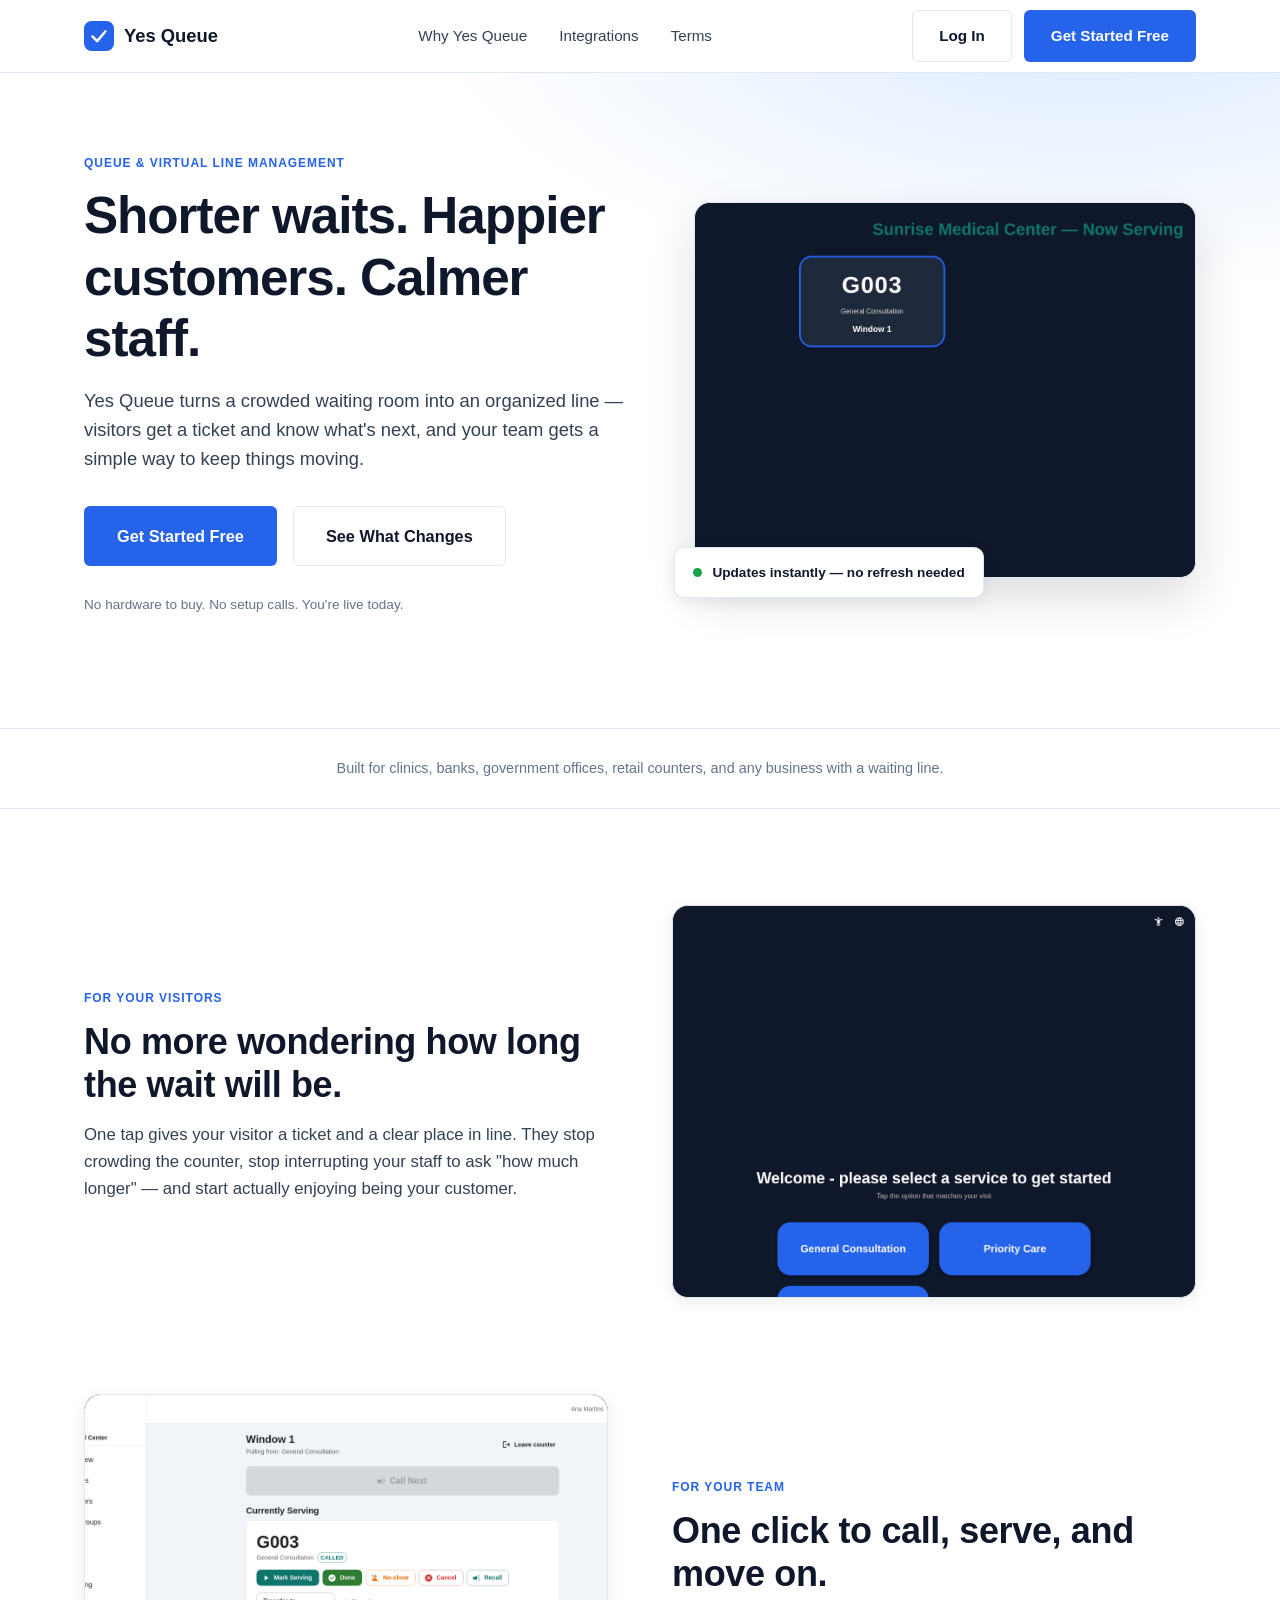
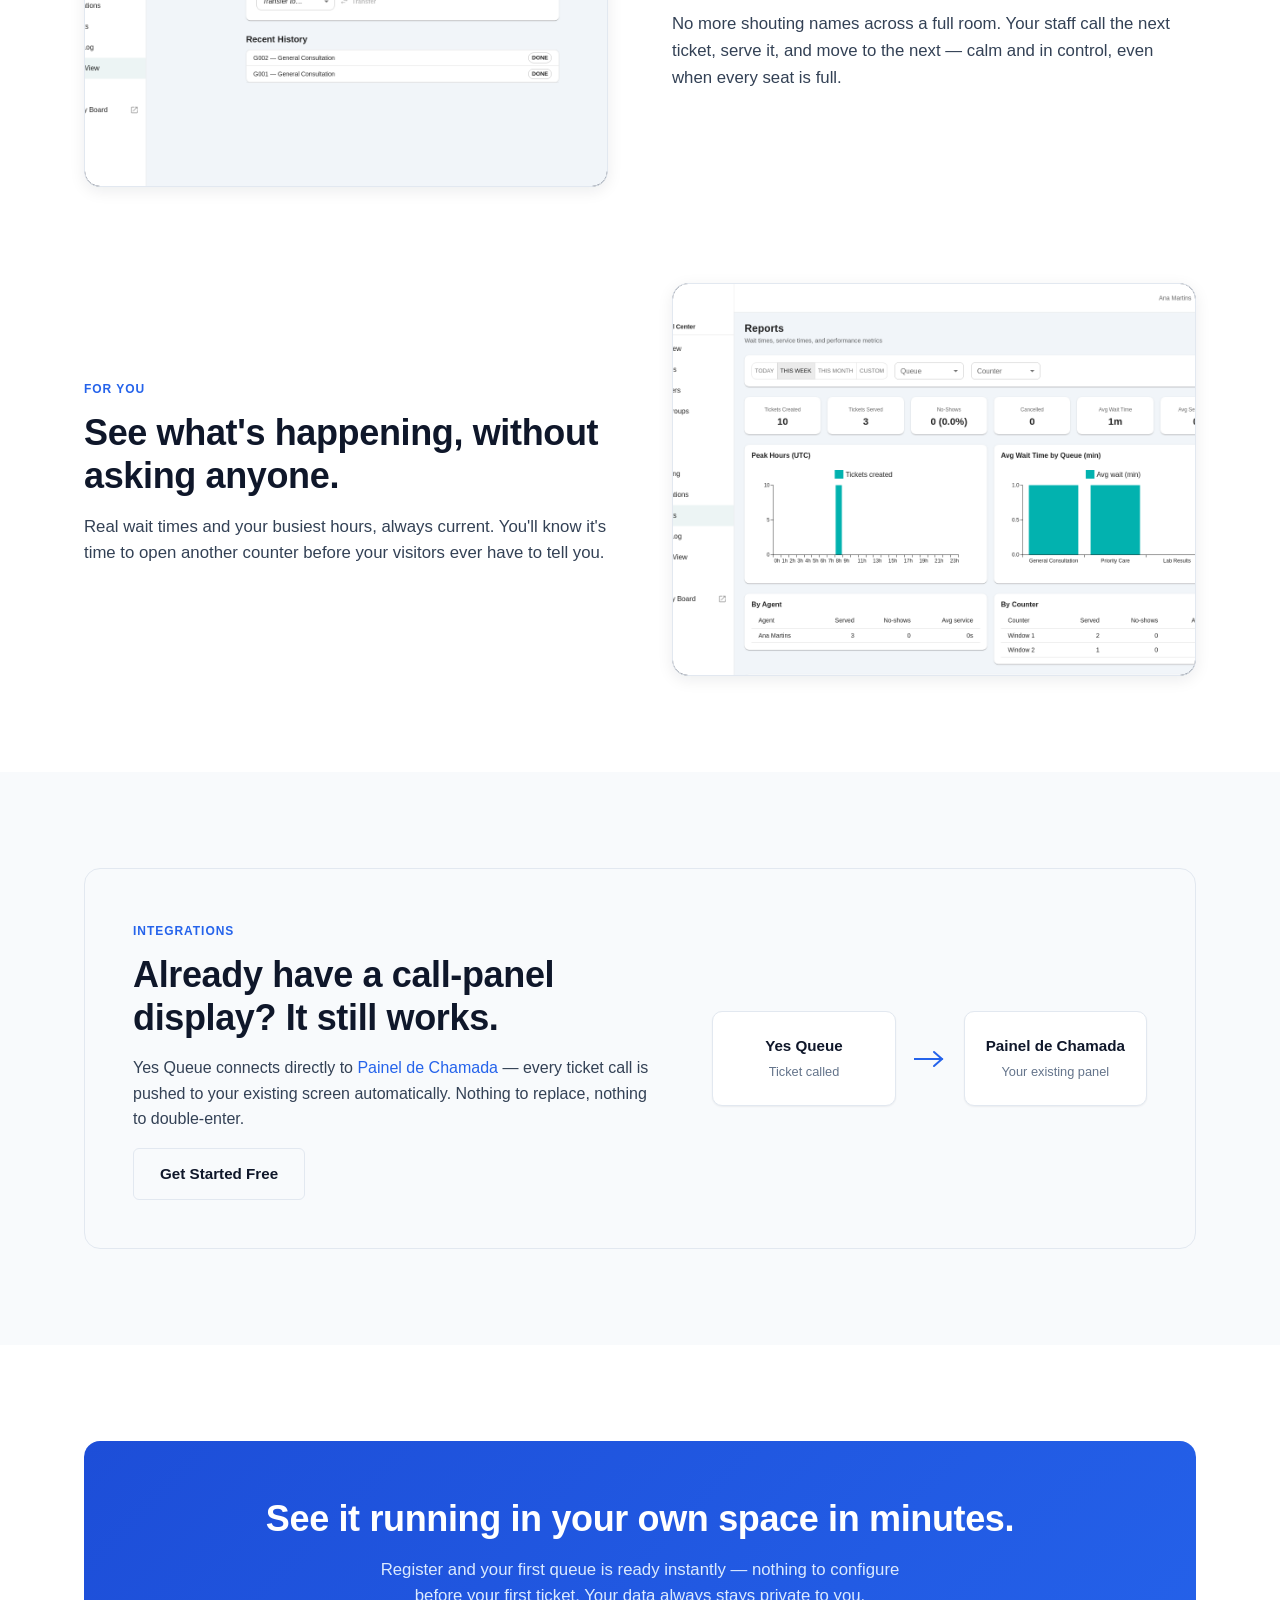
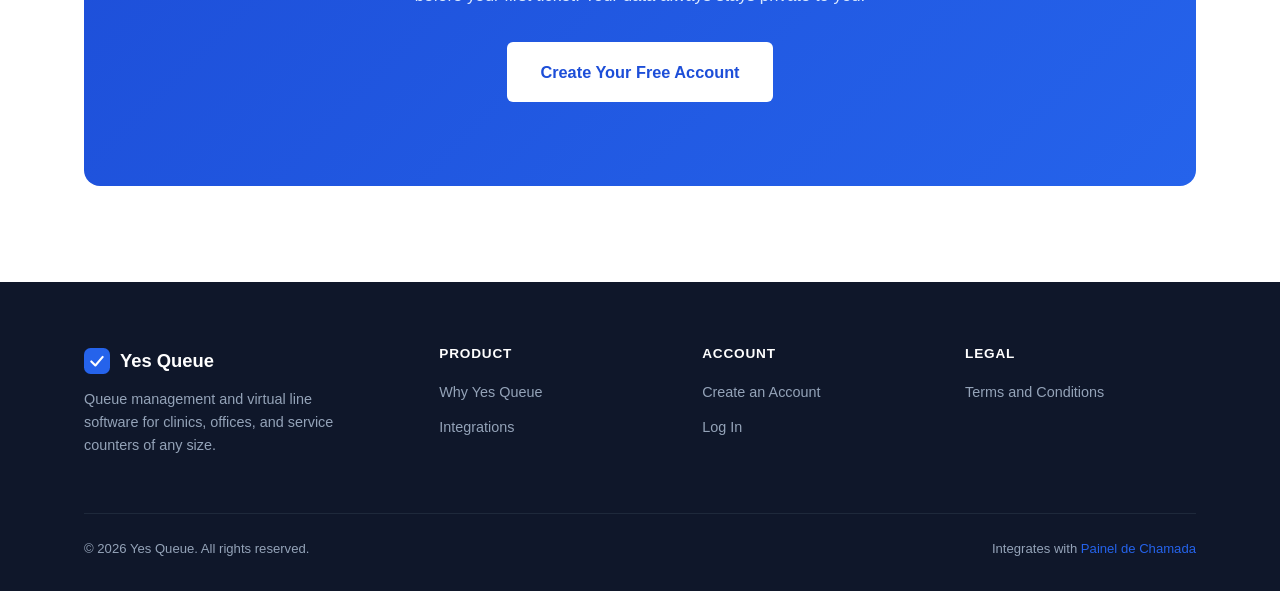
<file: index.html>
<!DOCTYPE html>
<html lang="en">
<head>
<meta charset="UTF-8">
<meta name="viewport" content="width=device-width, initial-scale=1.0">
<title>Yes Queue — Shorter Waits. Happier Customers. Calmer Staff.</title>
<meta name="description" content="Yes Queue gives every visitor a ticket and a clear wait, gives your staff a calm way to call and serve, and gives you real visibility into what's happening. Get started in minutes.">
<meta name="robots" content="index, follow">
<link rel="canonical" href="https://www.yesqueue.com/">

<!-- Open Graph -->
<meta property="og:type" content="website">
<meta property="og:site_name" content="Yes Queue">
<meta property="og:title" content="Yes Queue — Shorter Waits. Happier Customers. Calmer Staff.">
<meta property="og:description" content="Give every visitor a ticket and a clear wait. Give your staff a calm way to serve them. Get started in minutes.">
<meta property="og:image" content="https://www.yesqueue.com/images/screenshots/display-board.png">
<meta property="og:url" content="https://www.yesqueue.com/">
<meta property="og:locale" content="en_US">

<!-- Twitter Card -->
<meta name="twitter:card" content="summary_large_image">
<meta name="twitter:title" content="Yes Queue — Shorter Waits. Happier Customers. Calmer Staff.">
<meta name="twitter:description" content="Give every visitor a ticket and a clear wait. Give your staff a calm way to serve them. Get started in minutes.">
<meta name="twitter:image" content="https://www.yesqueue.com/images/screenshots/display-board.png">

<link rel="icon" type="image/svg+xml" href="images/favicon.svg">
<link rel="stylesheet" href="css/style.css">

<script type="application/ld+json">
{
  "@context": "https://schema.org",
  "@type": "SoftwareApplication",
  "name": "Yes Queue",
  "applicationCategory": "BusinessApplication",
  "operatingSystem": "Web",
  "description": "Queue and virtual line management software: self-service kiosk, real-time display board, and simple tools that turn waiting into a good experience.",
  "offers": {
    "@type": "Offer",
    "priceCurrency": "USD",
    "description": "Per-seat monthly pricing based on active staff accounts."
  }
}
</script>
</head>
<body>

<header class="site-header">
  <div class="container nav">
    <a href="index.html" class="brand" aria-label="Yes Queue home">
      <svg width="30" height="30" viewBox="0 0 32 32" fill="none" xmlns="http://www.w3.org/2000/svg" aria-hidden="true">
        <rect width="32" height="32" rx="8" fill="#2563EB"/>
        <path d="M9 16.5L14 21.5L23 11" stroke="white" stroke-width="2.6" stroke-linecap="round" stroke-linejoin="round"/>
      </svg>
      Yes Queue
    </a>

    <nav aria-label="Primary">
      <ul class="nav-links" id="nav-links">
        <li><a href="#value">Why Yes Queue</a></li>
        <li><a href="#integrations">Integrations</a></li>
        <li><a href="terms.html">Terms</a></li>
      </ul>
    </nav>

    <div class="nav-actions">
      <a href="#" class="btn btn-secondary" data-app-link="/login">Log In</a>
      <a href="#" class="btn btn-primary" data-app-link="/register">Get Started Free</a>
      <button class="nav-toggle" id="nav-toggle" aria-label="Toggle menu" aria-expanded="false" aria-controls="nav-links">
        <svg viewBox="0 0 24 24" fill="none" stroke="currentColor" stroke-width="2" stroke-linecap="round"><line x1="3" y1="6" x2="21" y2="6"/><line x1="3" y1="12" x2="21" y2="12"/><line x1="3" y1="18" x2="21" y2="18"/></svg>
      </button>
    </div>
  </div>
</header>

<main>

  <!-- Hero -->
  <section class="hero">
    <div class="container hero-grid">
      <div class="hero-copy">
        <span class="eyebrow">Queue &amp; Virtual Line Management</span>
        <h1>Shorter waits. Happier customers. Calmer staff.</h1>
        <p class="lead">Yes Queue turns a crowded waiting room into an organized line — visitors get a ticket and know what's next, and your team gets a simple way to keep things moving.</p>
        <div class="hero-actions">
          <a href="#" class="btn btn-primary btn-lg" data-app-link="/register">Get Started Free</a>
          <a href="#value" class="btn btn-secondary btn-lg">See What Changes</a>
        </div>
        <p class="hero-note">No hardware to buy. No setup calls. You're live today.</p>
      </div>
      <div class="hero-visual">
        <div class="frame">
          <img src="images/screenshots/display-board.png" alt="Yes Queue public display board showing a ticket being called at Window 1, in real time" width="1600" height="900" loading="eager">
        </div>
        <div class="hero-badge">
          <span class="dot" aria-hidden="true"></span>
          Updates instantly — no refresh needed
        </div>
      </div>
    </div>
  </section>

  <div class="trust-bar">
    <div class="container trust-bar-inner">
      <span>Built for clinics, banks, government offices, retail counters, and any business with a waiting line.</span>
    </div>
  </div>

  <!-- Value blocks -->
  <section class="section" id="value">
    <div class="value-block">
      <div class="value-copy">
        <span class="eyebrow">For your visitors</span>
        <h2>No more wondering how long the wait will be.</h2>
        <p>One tap gives your visitor a ticket and a clear place in line. They stop crowding the counter, stop interrupting your staff to ask "how much longer" — and start actually enjoying being your customer.</p>
      </div>
      <div class="value-visual">
        <img src="images/screenshots/kiosk-terminal.png" alt="Self-service kiosk screen with buttons for General Consultation, Priority Care, and Lab Results" width="1200" height="1600" loading="lazy">
      </div>
    </div>

    <div class="value-block reverse">
      <div class="value-copy">
        <span class="eyebrow">For your team</span>
        <h2>One click to call, serve, and move on.</h2>
        <p>No more shouting names across a full room. Your staff call the next ticket, serve it, and move to the next — calm and in control, even when every seat is full.</p>
      </div>
      <div class="value-visual">
        <img src="images/screenshots/agent-view.png" alt="Agent view showing a ticket being served with Done, No-show, Cancel, Recall, and Transfer actions" width="1440" height="900" loading="lazy">
      </div>
    </div>

    <div class="value-block">
      <div class="value-copy">
        <span class="eyebrow">For you</span>
        <h2>See what's happening, without asking anyone.</h2>
        <p>Real wait times and your busiest hours, always current. You'll know it's time to open another counter before your visitors ever have to tell you.</p>
      </div>
      <div class="value-visual">
        <img src="images/screenshots/admin-reports.png" alt="Reports dashboard with wait times, peak hours, and per-agent performance" width="1440" height="900" loading="lazy">
      </div>
    </div>
  </section>

  <!-- Integration -->
  <section class="section section-alt" id="integrations">
    <div class="container">
      <div class="integration-panel">
        <div>
          <span class="eyebrow">Integrations</span>
          <h2>Already have a call-panel display? It still works.</h2>
          <p>Yes Queue connects directly to <a href="https://paineldechamada.com.br" target="_blank" rel="noopener noreferrer">Painel de Chamada</a> — every ticket call is pushed to your existing screen automatically. Nothing to replace, nothing to double-enter.</p>
          <a href="#" class="btn btn-secondary" data-app-link="/register">Get Started Free</a>
        </div>
        <div class="integration-diagram">
          <div class="integration-box">
            <div class="label">Yes Queue</div>
            <div class="sub">Ticket called</div>
          </div>
          <svg class="integration-arrow" width="32" height="20" viewBox="0 0 32 20" fill="none" stroke="currentColor" stroke-width="2" stroke-linecap="round" aria-hidden="true"><line x1="0" y1="10" x2="28" y2="10"/><path d="M20 3l8 7-8 7"/></svg>
          <div class="integration-box">
            <div class="label">Painel de Chamada</div>
            <div class="sub">Your existing panel</div>
          </div>
        </div>
      </div>
    </div>
  </section>

  <!-- CTA -->
  <section class="section">
    <div class="container">
      <div class="cta-band">
        <h2>See it running in your own space in minutes.</h2>
        <p>Register and your first queue is ready instantly — nothing to configure before your first ticket. Your data always stays private to you.</p>
        <div class="hero-actions">
          <a href="#" class="btn btn-primary btn-lg" data-app-link="/register">Create Your Free Account</a>
        </div>
      </div>
    </div>
  </section>

</main>

<footer class="site-footer">
  <div class="container">
    <div class="footer-grid">
      <div class="footer-brand">
        <a href="index.html" class="brand">
          <svg width="26" height="26" viewBox="0 0 32 32" fill="none" xmlns="http://www.w3.org/2000/svg" aria-hidden="true">
            <rect width="32" height="32" rx="8" fill="#2563EB"/>
            <path d="M9 16.5L14 21.5L23 11" stroke="white" stroke-width="2.6" stroke-linecap="round" stroke-linejoin="round"/>
          </svg>
          Yes Queue
        </a>
        <p>Queue management and virtual line software for clinics, offices, and service counters of any size.</p>
      </div>
      <div class="footer-col">
        <h4>Product</h4>
        <ul>
          <li><a href="#value">Why Yes Queue</a></li>
          <li><a href="#integrations">Integrations</a></li>
        </ul>
      </div>
      <div class="footer-col">
        <h4>Account</h4>
        <ul>
          <li><a href="#" data-app-link="/register">Create an Account</a></li>
          <li><a href="#" data-app-link="/login">Log In</a></li>
        </ul>
      </div>
      <div class="footer-col">
        <h4>Legal</h4>
        <ul>
          <li><a href="terms.html">Terms and Conditions</a></li>
        </ul>
      </div>
    </div>
    <div class="footer-bottom">
      <span>&copy; <span id="year"></span> Yes Queue. All rights reserved.</span>
      <span>Integrates with <a href="https://paineldechamada.com.br" target="_blank" rel="noopener noreferrer">Painel de Chamada</a></span>
    </div>
  </div>
</footer>

<script src="js/main.js"></script>
</body>
</html>
</file>
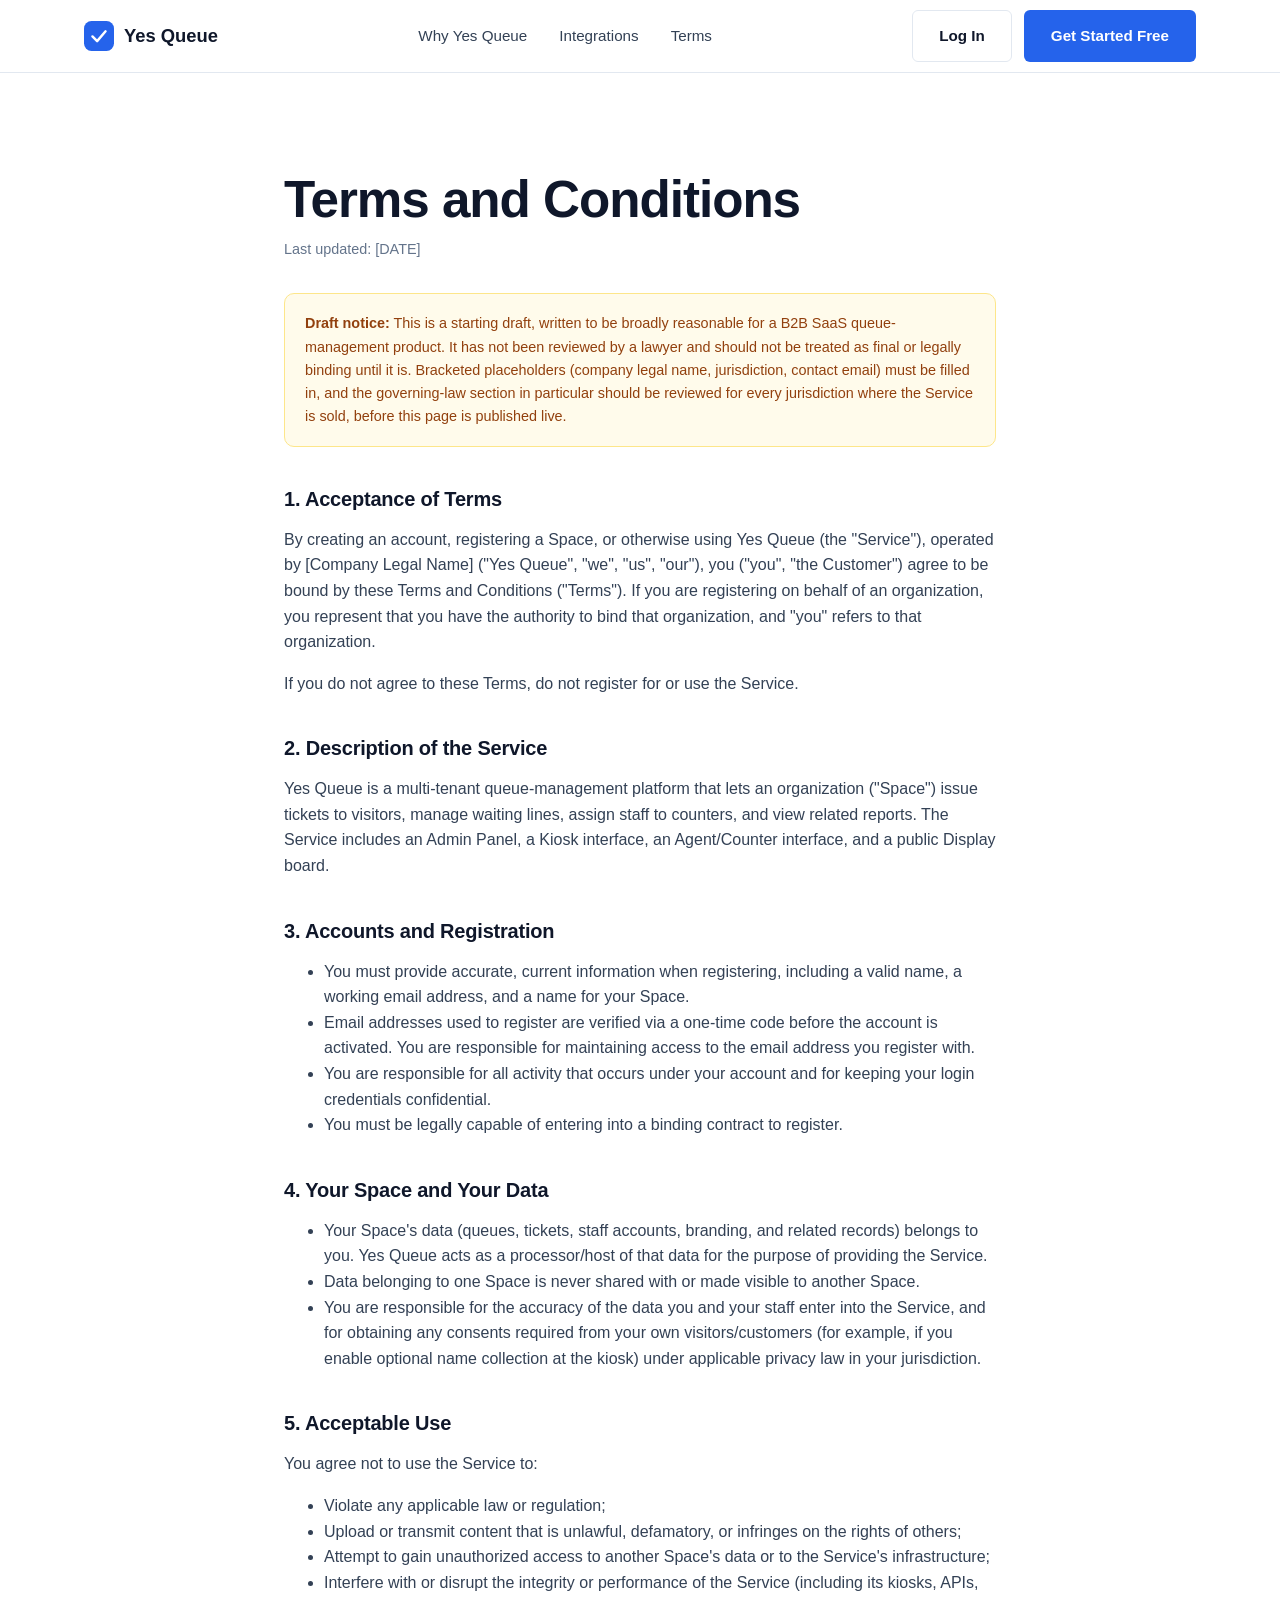
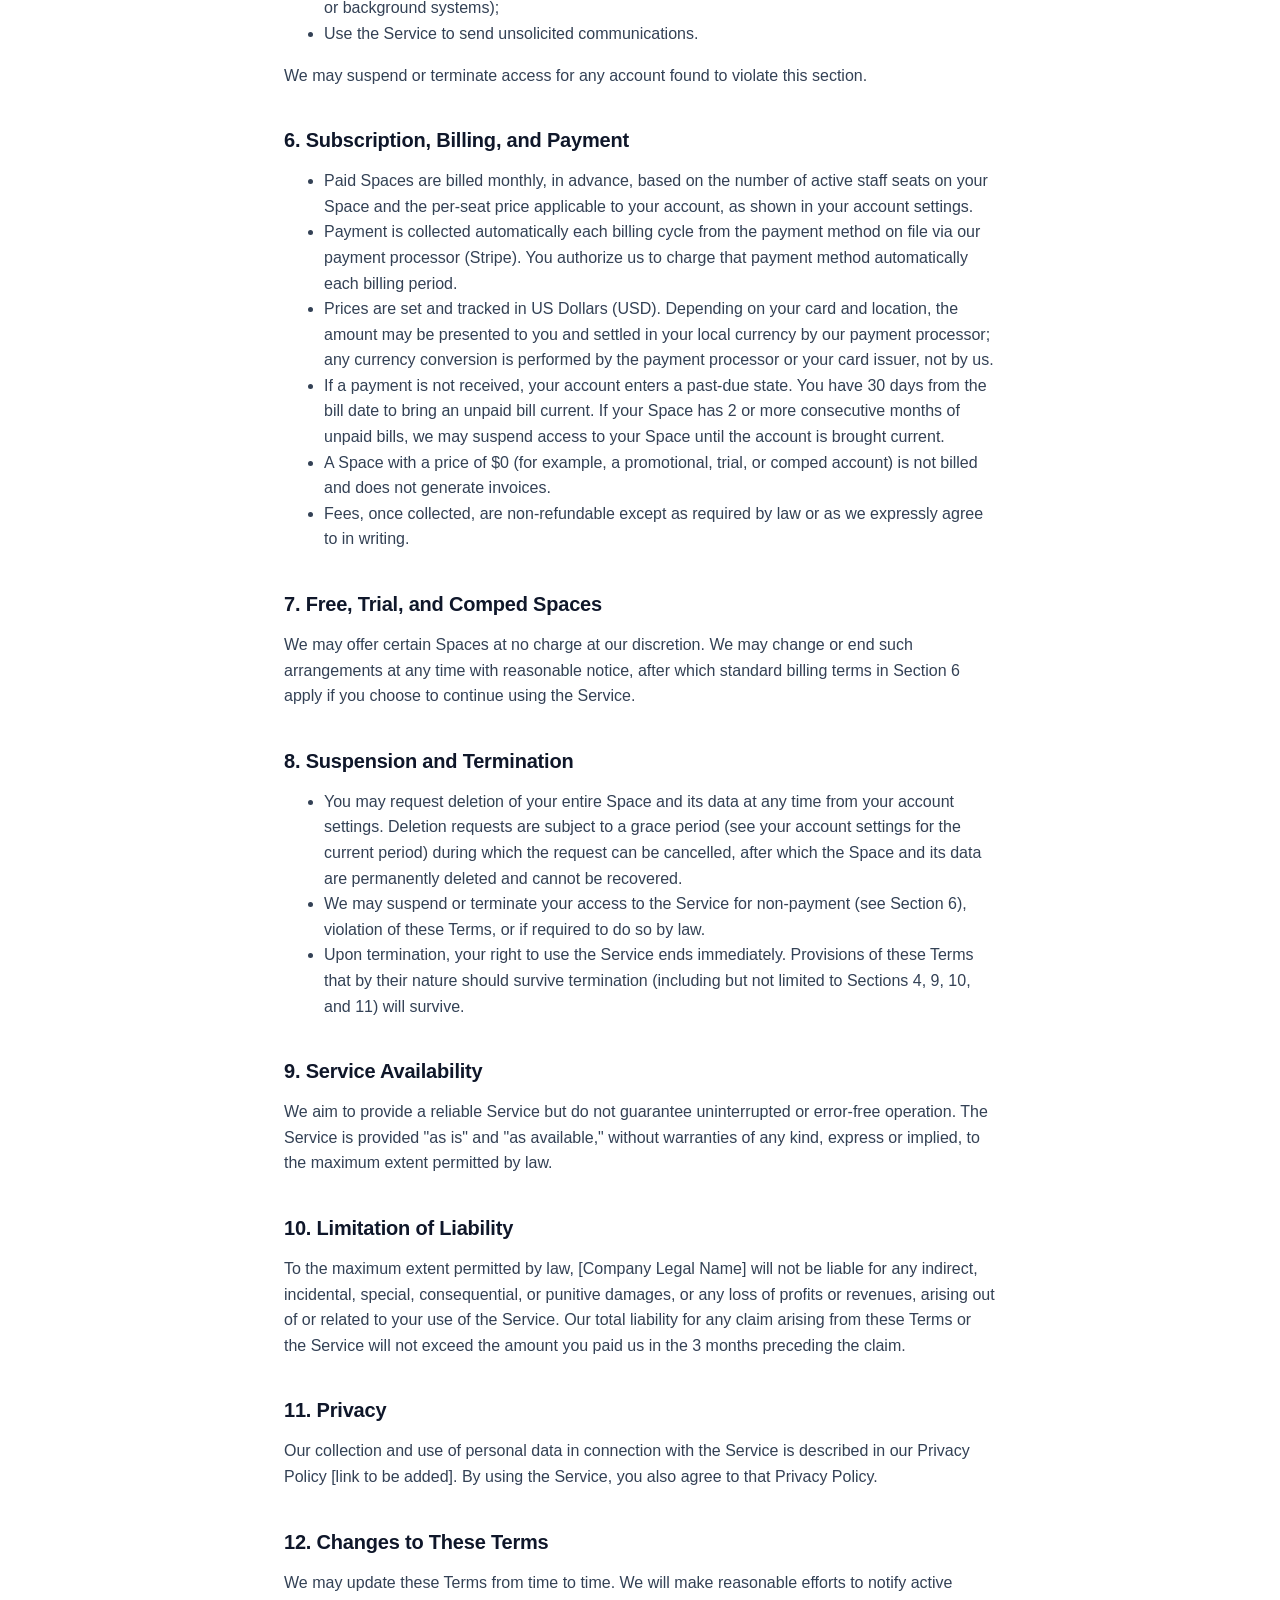
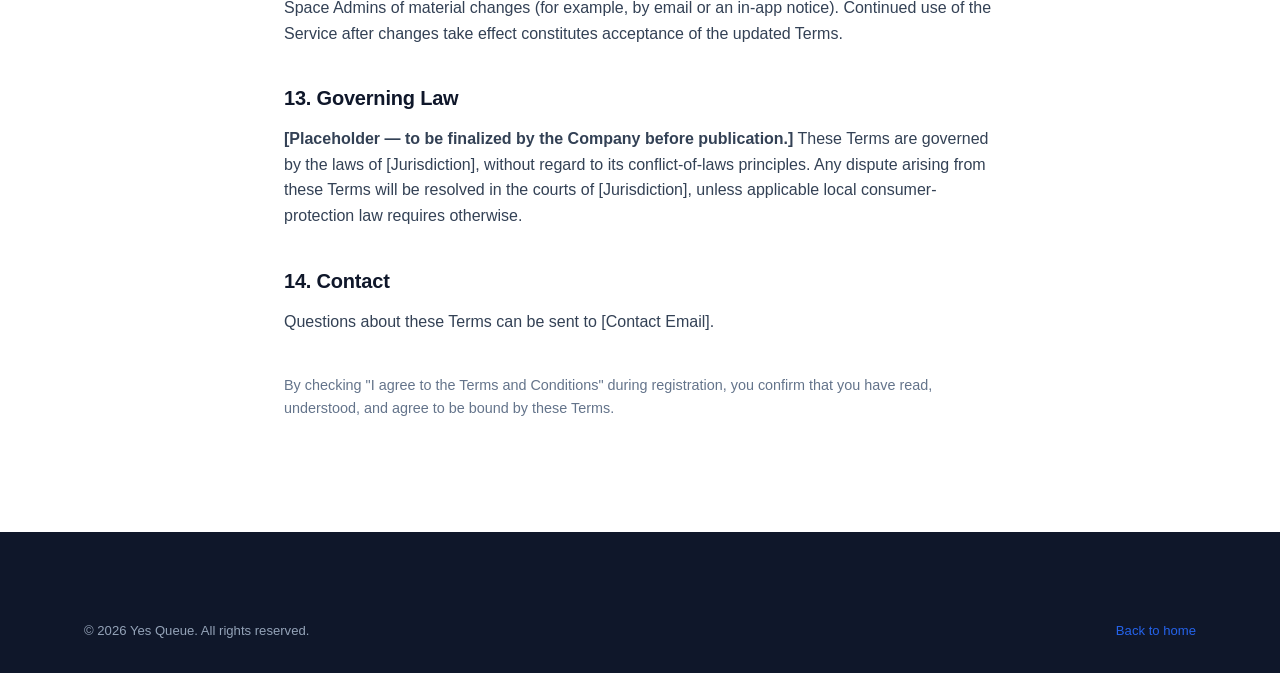
<file: terms.html>
<!DOCTYPE html>
<html lang="en">
<head>
<meta charset="UTF-8">
<meta name="viewport" content="width=device-width, initial-scale=1.0">
<title>Terms and Conditions — Yes Queue</title>
<meta name="description" content="Terms and Conditions for using Yes Queue, the multi-tenant queue management platform.">
<meta name="robots" content="index, follow">
<link rel="canonical" href="https://www.yesqueue.com/terms.html">
<link rel="icon" type="image/svg+xml" href="images/favicon.svg">
<link rel="stylesheet" href="css/style.css">
</head>
<body>

<header class="site-header">
  <div class="container nav">
    <a href="index.html" class="brand" aria-label="Yes Queue home">
      <svg width="30" height="30" viewBox="0 0 32 32" fill="none" xmlns="http://www.w3.org/2000/svg" aria-hidden="true">
        <rect width="32" height="32" rx="8" fill="#2563EB"/>
        <path d="M9 16.5L14 21.5L23 11" stroke="white" stroke-width="2.6" stroke-linecap="round" stroke-linejoin="round"/>
      </svg>
      Yes Queue
    </a>
    <nav aria-label="Primary">
      <ul class="nav-links" id="nav-links">
        <li><a href="index.html#value">Why Yes Queue</a></li>
        <li><a href="index.html#integrations">Integrations</a></li>
        <li><a href="terms.html">Terms</a></li>
      </ul>
    </nav>
    <div class="nav-actions">
      <a href="#" class="btn btn-secondary" data-app-link="/login">Log In</a>
      <a href="#" class="btn btn-primary" data-app-link="/register">Get Started Free</a>
      <button class="nav-toggle" id="nav-toggle" aria-label="Toggle menu" aria-expanded="false" aria-controls="nav-links">
        <svg viewBox="0 0 24 24" fill="none" stroke="currentColor" stroke-width="2" stroke-linecap="round"><line x1="3" y1="6" x2="21" y2="6"/><line x1="3" y1="12" x2="21" y2="12"/><line x1="3" y1="18" x2="21" y2="18"/></svg>
      </button>
    </div>
  </div>
</header>

<main>
  <section class="section">
    <div class="container legal-content">
      <h1>Terms and Conditions</h1>
      <p class="updated">Last updated: [DATE]</p>

      <div class="legal-notice">
        <strong>Draft notice:</strong> This is a starting draft, written to be broadly reasonable for a B2B SaaS queue-management product. It has not been reviewed by a lawyer and should not be treated as final or legally binding until it is. Bracketed placeholders (company legal name, jurisdiction, contact email) must be filled in, and the governing-law section in particular should be reviewed for every jurisdiction where the Service is sold, before this page is published live.
      </div>

      <h2>1. Acceptance of Terms</h2>
      <p>By creating an account, registering a Space, or otherwise using Yes Queue (the "Service"), operated by [Company Legal Name] ("Yes Queue", "we", "us", "our"), you ("you", "the Customer") agree to be bound by these Terms and Conditions ("Terms"). If you are registering on behalf of an organization, you represent that you have the authority to bind that organization, and "you" refers to that organization.</p>
      <p>If you do not agree to these Terms, do not register for or use the Service.</p>

      <h2>2. Description of the Service</h2>
      <p>Yes Queue is a multi-tenant queue-management platform that lets an organization ("Space") issue tickets to visitors, manage waiting lines, assign staff to counters, and view related reports. The Service includes an Admin Panel, a Kiosk interface, an Agent/Counter interface, and a public Display board.</p>

      <h2>3. Accounts and Registration</h2>
      <ul>
        <li>You must provide accurate, current information when registering, including a valid name, a working email address, and a name for your Space.</li>
        <li>Email addresses used to register are verified via a one-time code before the account is activated. You are responsible for maintaining access to the email address you register with.</li>
        <li>You are responsible for all activity that occurs under your account and for keeping your login credentials confidential.</li>
        <li>You must be legally capable of entering into a binding contract to register.</li>
      </ul>

      <h2>4. Your Space and Your Data</h2>
      <ul>
        <li>Your Space's data (queues, tickets, staff accounts, branding, and related records) belongs to you. Yes Queue acts as a processor/host of that data for the purpose of providing the Service.</li>
        <li>Data belonging to one Space is never shared with or made visible to another Space.</li>
        <li>You are responsible for the accuracy of the data you and your staff enter into the Service, and for obtaining any consents required from your own visitors/customers (for example, if you enable optional name collection at the kiosk) under applicable privacy law in your jurisdiction.</li>
      </ul>

      <h2>5. Acceptable Use</h2>
      <p>You agree not to use the Service to:</p>
      <ul>
        <li>Violate any applicable law or regulation;</li>
        <li>Upload or transmit content that is unlawful, defamatory, or infringes on the rights of others;</li>
        <li>Attempt to gain unauthorized access to another Space's data or to the Service's infrastructure;</li>
        <li>Interfere with or disrupt the integrity or performance of the Service (including its kiosks, APIs, or background systems);</li>
        <li>Use the Service to send unsolicited communications.</li>
      </ul>
      <p>We may suspend or terminate access for any account found to violate this section.</p>

      <h2>6. Subscription, Billing, and Payment</h2>
      <ul>
        <li>Paid Spaces are billed monthly, in advance, based on the number of active staff seats on your Space and the per-seat price applicable to your account, as shown in your account settings.</li>
        <li>Payment is collected automatically each billing cycle from the payment method on file via our payment processor (Stripe). You authorize us to charge that payment method automatically each billing period.</li>
        <li>Prices are set and tracked in US Dollars (USD). Depending on your card and location, the amount may be presented to you and settled in your local currency by our payment processor; any currency conversion is performed by the payment processor or your card issuer, not by us.</li>
        <li>If a payment is not received, your account enters a past-due state. You have 30 days from the bill date to bring an unpaid bill current. If your Space has 2 or more consecutive months of unpaid bills, we may suspend access to your Space until the account is brought current.</li>
        <li>A Space with a price of $0 (for example, a promotional, trial, or comped account) is not billed and does not generate invoices.</li>
        <li>Fees, once collected, are non-refundable except as required by law or as we expressly agree to in writing.</li>
      </ul>

      <h2>7. Free, Trial, and Comped Spaces</h2>
      <p>We may offer certain Spaces at no charge at our discretion. We may change or end such arrangements at any time with reasonable notice, after which standard billing terms in Section 6 apply if you choose to continue using the Service.</p>

      <h2>8. Suspension and Termination</h2>
      <ul>
        <li>You may request deletion of your entire Space and its data at any time from your account settings. Deletion requests are subject to a grace period (see your account settings for the current period) during which the request can be cancelled, after which the Space and its data are permanently deleted and cannot be recovered.</li>
        <li>We may suspend or terminate your access to the Service for non-payment (see Section 6), violation of these Terms, or if required to do so by law.</li>
        <li>Upon termination, your right to use the Service ends immediately. Provisions of these Terms that by their nature should survive termination (including but not limited to Sections 4, 9, 10, and 11) will survive.</li>
      </ul>

      <h2>9. Service Availability</h2>
      <p>We aim to provide a reliable Service but do not guarantee uninterrupted or error-free operation. The Service is provided "as is" and "as available," without warranties of any kind, express or implied, to the maximum extent permitted by law.</p>

      <h2>10. Limitation of Liability</h2>
      <p>To the maximum extent permitted by law, [Company Legal Name] will not be liable for any indirect, incidental, special, consequential, or punitive damages, or any loss of profits or revenues, arising out of or related to your use of the Service. Our total liability for any claim arising from these Terms or the Service will not exceed the amount you paid us in the 3 months preceding the claim.</p>

      <h2>11. Privacy</h2>
      <p>Our collection and use of personal data in connection with the Service is described in our Privacy Policy [link to be added]. By using the Service, you also agree to that Privacy Policy.</p>

      <h2>12. Changes to These Terms</h2>
      <p>We may update these Terms from time to time. We will make reasonable efforts to notify active Space Admins of material changes (for example, by email or an in-app notice). Continued use of the Service after changes take effect constitutes acceptance of the updated Terms.</p>

      <h2>13. Governing Law</h2>
      <p><strong>[Placeholder — to be finalized by the Company before publication.]</strong> These Terms are governed by the laws of [Jurisdiction], without regard to its conflict-of-laws principles. Any dispute arising from these Terms will be resolved in the courts of [Jurisdiction], unless applicable local consumer-protection law requires otherwise.</p>

      <h2>14. Contact</h2>
      <p>Questions about these Terms can be sent to [Contact Email].</p>

      <p style="margin-top: 40px; color: var(--color-muted); font-size: 0.9rem;">By checking "I agree to the Terms and Conditions" during registration, you confirm that you have read, understood, and agree to be bound by these Terms.</p>
    </div>
  </section>
</main>

<footer class="site-footer">
  <div class="container">
    <div class="footer-bottom">
      <span>&copy; <span id="year"></span> Yes Queue. All rights reserved.</span>
      <span><a href="index.html">Back to home</a></span>
    </div>
  </div>
</footer>

<script src="js/main.js"></script>
</body>
</html>
</file>
<file: css/style.css>
/* Yes Queue — Institutional Website
   Design system: clean, professional B2B SaaS. No emojis, no icon fonts —
   every icon below is a hand-written inline SVG so the whole site has zero
   external asset/CDN dependencies. */

:root {
  --color-primary: #2563eb;
  --color-primary-dark: #1d4ed8;
  --color-primary-light: #dbeafe;
  --color-ink: #0f172a;
  --color-body: #334155;
  --color-muted: #64748b;
  --color-border: #e2e8f0;
  --color-surface: #ffffff;
  --color-surface-alt: #f8fafc;
  --color-dark: #0f172a;
  --color-dark-alt: #1e293b;
  --radius-sm: 6px;
  --radius-md: 10px;
  --radius-lg: 16px;
  --shadow-sm: 0 1px 2px rgba(15, 23, 42, 0.06);
  --shadow-md: 0 4px 16px rgba(15, 23, 42, 0.08);
  --shadow-lg: 0 20px 48px rgba(15, 23, 42, 0.14);
  --container-width: 1160px;
  --font-sans: -apple-system, BlinkMacSystemFont, "Segoe UI", Roboto, Helvetica, Arial, sans-serif;
}

* {
  box-sizing: border-box;
}

html {
  scroll-behavior: smooth;
}

body {
  margin: 0;
  font-family: var(--font-sans);
  color: var(--color-body);
  background: var(--color-surface);
  line-height: 1.6;
  -webkit-font-smoothing: antialiased;
}

img {
  max-width: 100%;
  display: block;
}

a {
  color: var(--color-primary);
  text-decoration: none;
}

a:hover {
  text-decoration: underline;
}

h1, h2, h3, h4 {
  color: var(--color-ink);
  line-height: 1.2;
  margin: 0 0 16px;
  font-weight: 700;
}

h1 { font-size: clamp(2.1rem, 4vw, 3.25rem); letter-spacing: -0.02em; }
h2 { font-size: clamp(1.6rem, 3vw, 2.25rem); letter-spacing: -0.01em; }
h3 { font-size: 1.15rem; }

p { margin: 0 0 16px; }

.container {
  width: 100%;
  max-width: var(--container-width);
  margin: 0 auto;
  padding: 0 24px;
}

.eyebrow {
  display: inline-block;
  font-size: 0.75rem;
  font-weight: 700;
  letter-spacing: 0.08em;
  text-transform: uppercase;
  color: var(--color-primary);
  margin-bottom: 12px;
}

.section {
  padding: 96px 0;
}

.section-header {
  max-width: 640px;
  margin: 0 0 56px;
}

.section-header.center {
  margin-left: auto;
  margin-right: auto;
  text-align: center;
}

.section-header p {
  color: var(--color-muted);
  font-size: 1.05rem;
}

.section-alt {
  background: var(--color-surface-alt);
}

.section-dark {
  background: var(--color-dark);
  color: #cbd5e1;
}

.section-dark h2, .section-dark h3 {
  color: #ffffff;
}

.section-dark p {
  color: #94a3b8;
}

/* --- Buttons --- */

.btn {
  display: inline-flex;
  align-items: center;
  justify-content: center;
  gap: 8px;
  padding: 13px 26px;
  border-radius: var(--radius-sm);
  font-weight: 600;
  font-size: 0.95rem;
  border: 1px solid transparent;
  cursor: pointer;
  transition: background 0.15s ease, border-color 0.15s ease, color 0.15s ease, transform 0.1s ease;
}

.btn:hover {
  text-decoration: none;
  transform: translateY(-1px);
}

.btn-primary {
  background: var(--color-primary);
  color: #ffffff;
}

.btn-primary:hover {
  background: var(--color-primary-dark);
  color: #ffffff;
}

.btn-secondary {
  background: transparent;
  color: var(--color-ink);
  border-color: var(--color-border);
}

.btn-secondary:hover {
  border-color: var(--color-ink);
  color: var(--color-ink);
}

.btn-on-dark {
  background: transparent;
  color: #ffffff;
  border-color: rgba(255, 255, 255, 0.35);
}

.btn-on-dark:hover {
  border-color: #ffffff;
  color: #ffffff;
}

.btn-lg {
  padding: 16px 32px;
  font-size: 1.02rem;
}

.btn-block {
  width: 100%;
}

/* --- Header / Nav --- */

.site-header {
  position: sticky;
  top: 0;
  z-index: 50;
  background: rgba(255, 255, 255, 0.92);
  backdrop-filter: saturate(180%) blur(8px);
  border-bottom: 1px solid var(--color-border);
}

.nav {
  display: flex;
  align-items: center;
  justify-content: space-between;
  height: 72px;
}

.brand {
  display: flex;
  align-items: center;
  gap: 10px;
  font-weight: 800;
  font-size: 1.15rem;
  color: var(--color-ink);
}

.brand:hover {
  text-decoration: none;
}

.brand svg {
  flex-shrink: 0;
}

.nav-links {
  display: flex;
  align-items: center;
  gap: 32px;
  list-style: none;
  margin: 0;
  padding: 0;
}

.nav-links a {
  color: var(--color-body);
  font-weight: 500;
  font-size: 0.95rem;
}

.nav-links a:hover {
  color: var(--color-ink);
  text-decoration: none;
}

.nav-actions {
  display: flex;
  align-items: center;
  gap: 12px;
}

.nav-toggle {
  display: none;
  background: none;
  border: none;
  cursor: pointer;
  padding: 8px;
}

.nav-toggle svg {
  width: 26px;
  height: 26px;
}

/* --- Hero --- */

.hero {
  padding: 76px 0 96px;
  background:
    radial-gradient(1100px 480px at 85% -10%, var(--color-primary-light), transparent 60%),
    var(--color-surface);
}

.hero-grid {
  display: grid;
  grid-template-columns: 1.05fr 0.95fr;
  gap: 56px;
  align-items: center;
}

.hero-copy p.lead {
  font-size: 1.15rem;
  color: var(--color-body);
  max-width: 540px;
}

.hero-actions {
  display: flex;
  gap: 16px;
  margin: 32px 0 28px;
  flex-wrap: wrap;
}

.hero-note {
  font-size: 0.85rem;
  color: var(--color-muted);
}

.hero-visual {
  position: relative;
}

.hero-visual .frame {
  border-radius: var(--radius-lg);
  overflow: hidden;
  box-shadow: var(--shadow-lg);
  border: 1px solid var(--color-border);
  aspect-ratio: 4 / 3;
  background: var(--color-dark);
}

.hero-visual .frame img {
  width: 100%;
  height: 100%;
  object-fit: cover;
  object-position: top left;
}

.hero-badge {
  position: absolute;
  bottom: -20px;
  left: -20px;
  background: #ffffff;
  border: 1px solid var(--color-border);
  border-radius: var(--radius-md);
  box-shadow: var(--shadow-md);
  padding: 14px 18px;
  display: flex;
  align-items: center;
  gap: 10px;
  font-size: 0.85rem;
  font-weight: 600;
  color: var(--color-ink);
}

.hero-badge .dot {
  width: 9px;
  height: 9px;
  border-radius: 50%;
  background: #16a34a;
  flex-shrink: 0;
}

/* --- Logo strip / trust bar --- */

.trust-bar {
  padding: 28px 0;
  border-top: 1px solid var(--color-border);
  border-bottom: 1px solid var(--color-border);
}

.trust-bar-inner {
  display: flex;
  align-items: center;
  justify-content: center;
  gap: 12px;
  flex-wrap: wrap;
  text-align: center;
  color: var(--color-muted);
  font-size: 0.9rem;
}

.trust-bar-inner strong {
  color: var(--color-ink);
}

/* --- Value blocks --- */

.value-block {
  display: grid;
  grid-template-columns: 1fr 1fr;
  gap: 64px;
  align-items: center;
  max-width: var(--container-width);
  margin: 0 auto;
  padding: 0 24px 96px;
}

.value-block:last-child {
  padding-bottom: 0;
}

.value-block.reverse .value-copy {
  order: 2;
}

.value-block.reverse .value-visual {
  order: 1;
}

.value-copy p {
  font-size: 1.05rem;
  color: var(--color-body);
}

.value-visual {
  border-radius: var(--radius-lg);
  overflow: hidden;
  border: 1px solid var(--color-border);
  box-shadow: var(--shadow-md);
  aspect-ratio: 4 / 3;
  background: var(--color-dark);
}

.value-visual img {
  width: 100%;
  height: 100%;
  object-fit: cover;
  object-position: top;
}

/* --- Integration section --- */

.integration-panel {
  display: grid;
  grid-template-columns: 1.1fr 0.9fr;
  gap: 48px;
  align-items: center;
  padding: 48px;
  border-radius: var(--radius-lg);
  border: 1px solid var(--color-border);
  background: var(--color-surface-alt);
}

.integration-diagram {
  display: flex;
  align-items: center;
  justify-content: center;
  gap: 18px;
  flex-wrap: wrap;
}

.integration-box {
  flex: 1;
  min-width: 150px;
  background: #ffffff;
  border: 1px solid var(--color-border);
  border-radius: var(--radius-md);
  padding: 22px 18px;
  text-align: center;
  box-shadow: var(--shadow-sm);
}

.integration-box .label {
  font-weight: 700;
  color: var(--color-ink);
  font-size: 0.95rem;
}

.integration-box .sub {
  font-size: 0.8rem;
  color: var(--color-muted);
  margin-top: 4px;
}

.integration-arrow {
  color: var(--color-primary);
  flex-shrink: 0;
}

/* --- CTA band --- */

.cta-band {
  background: linear-gradient(135deg, var(--color-primary-dark), var(--color-primary));
  color: #ffffff;
  border-radius: var(--radius-lg);
  padding: 56px;
  text-align: center;
}

.cta-band h2 {
  color: #ffffff;
}

.cta-band p {
  color: #dbeafe;
  max-width: 560px;
  margin-left: auto;
  margin-right: auto;
  font-size: 1.05rem;
}

.cta-band .hero-actions {
  justify-content: center;
}

.cta-band .btn-primary {
  background: #ffffff;
  color: var(--color-primary-dark);
}

.cta-band .btn-primary:hover {
  background: #f1f5f9;
}

/* --- Footer --- */

.site-footer {
  background: var(--color-dark);
  color: #94a3b8;
  padding: 64px 0 32px;
}

.footer-grid {
  display: grid;
  grid-template-columns: 1.4fr 1fr 1fr 1fr;
  gap: 32px;
  padding-bottom: 40px;
  border-bottom: 1px solid #1e293b;
}

.footer-brand .brand {
  color: #ffffff;
}

.footer-brand p {
  font-size: 0.9rem;
  max-width: 280px;
  margin-top: 12px;
}

.footer-col h4 {
  color: #ffffff;
  font-size: 0.85rem;
  text-transform: uppercase;
  letter-spacing: 0.06em;
  margin-bottom: 16px;
}

.footer-col ul {
  list-style: none;
  margin: 0;
  padding: 0;
  display: flex;
  flex-direction: column;
  gap: 10px;
}

.footer-col a {
  color: #94a3b8;
  font-size: 0.9rem;
}

.footer-col a:hover {
  color: #ffffff;
  text-decoration: none;
}

.footer-bottom {
  display: flex;
  align-items: center;
  justify-content: space-between;
  padding-top: 24px;
  font-size: 0.82rem;
  flex-wrap: wrap;
  gap: 12px;
}

/* --- Terms page --- */

.legal-content {
  max-width: 760px;
  margin: 0 auto;
}

.legal-content h1 {
  margin-bottom: 8px;
}

.legal-content .updated {
  color: var(--color-muted);
  font-size: 0.9rem;
  margin-bottom: 32px;
}

.legal-content h2 {
  font-size: 1.25rem;
  margin-top: 40px;
}

.legal-content ul {
  color: var(--color-body);
}

.legal-notice {
  background: #fffbeb;
  border: 1px solid #fde68a;
  border-radius: var(--radius-md);
  padding: 18px 20px;
  font-size: 0.9rem;
  color: #92400e;
  margin-bottom: 32px;
}

/* --- Responsive --- */

@media (max-width: 960px) {
  .hero-grid {
    grid-template-columns: 1fr;
  }

  .hero-visual {
    order: -1;
  }

  .value-block {
    grid-template-columns: 1fr;
    gap: 24px;
    padding-bottom: 64px;
  }

  .value-block.reverse .value-copy,
  .value-block.reverse .value-visual {
    order: initial;
  }

  .integration-panel {
    grid-template-columns: 1fr;
  }

  .footer-grid {
    grid-template-columns: 1fr 1fr;
  }
}

@media (max-width: 720px) {
  .nav-links,
  .nav-actions .btn-secondary {
    display: none;
  }

  .nav-toggle {
    display: inline-flex;
  }

  .brand {
    font-size: 1rem;
  }

  .nav-actions {
    gap: 8px;
  }

  .nav-actions .btn {
    padding: 10px 14px;
    font-size: 0.85rem;
    white-space: nowrap;
  }

  .nav-links.open {
    display: flex;
    position: absolute;
    top: 72px;
    left: 0;
    right: 0;
    background: #ffffff;
    border-bottom: 1px solid var(--color-border);
    flex-direction: column;
    padding: 20px 24px;
    gap: 18px;
  }

  .section {
    padding: 64px 0;
  }

  .value-block {
    padding-bottom: 48px;
  }

  .cta-band {
    padding: 36px 24px;
  }

  .footer-grid {
    grid-template-columns: 1fr;
  }

  .footer-bottom {
    flex-direction: column;
    align-items: flex-start;
  }
}
</file>
